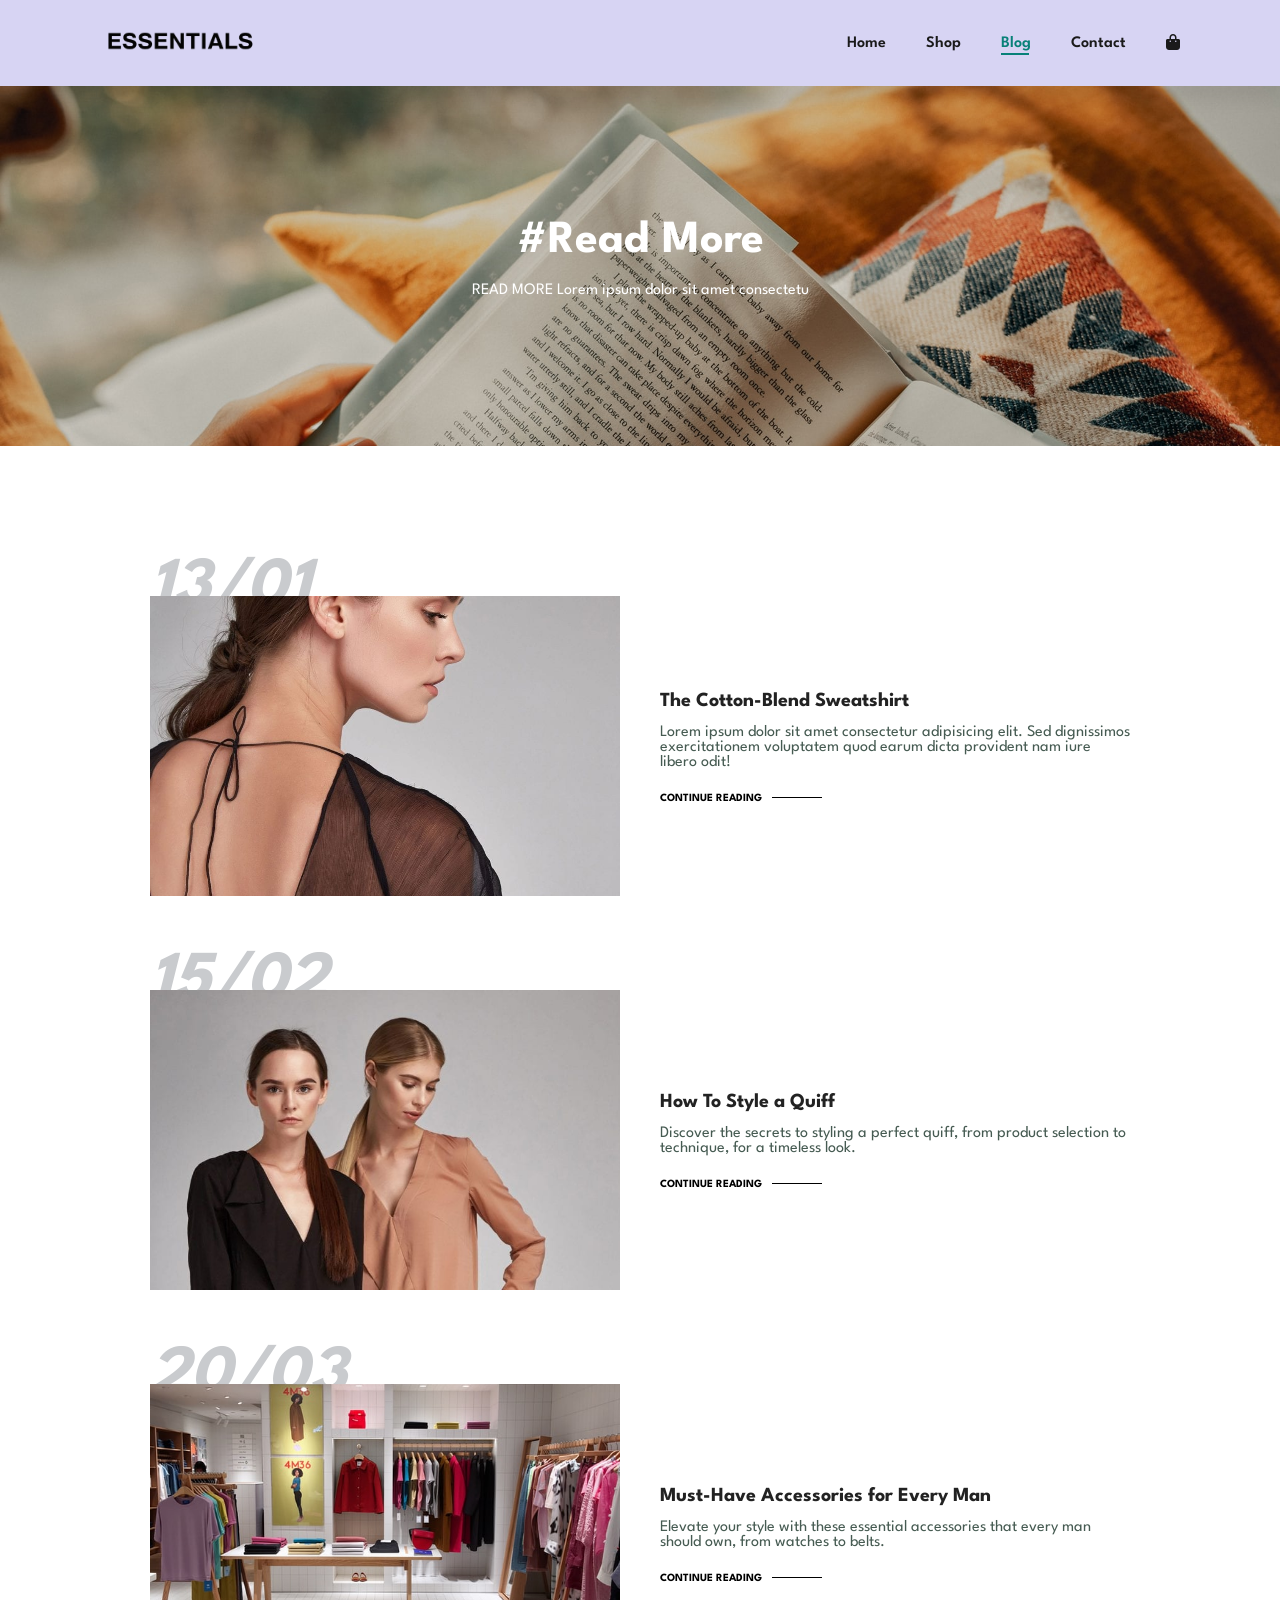
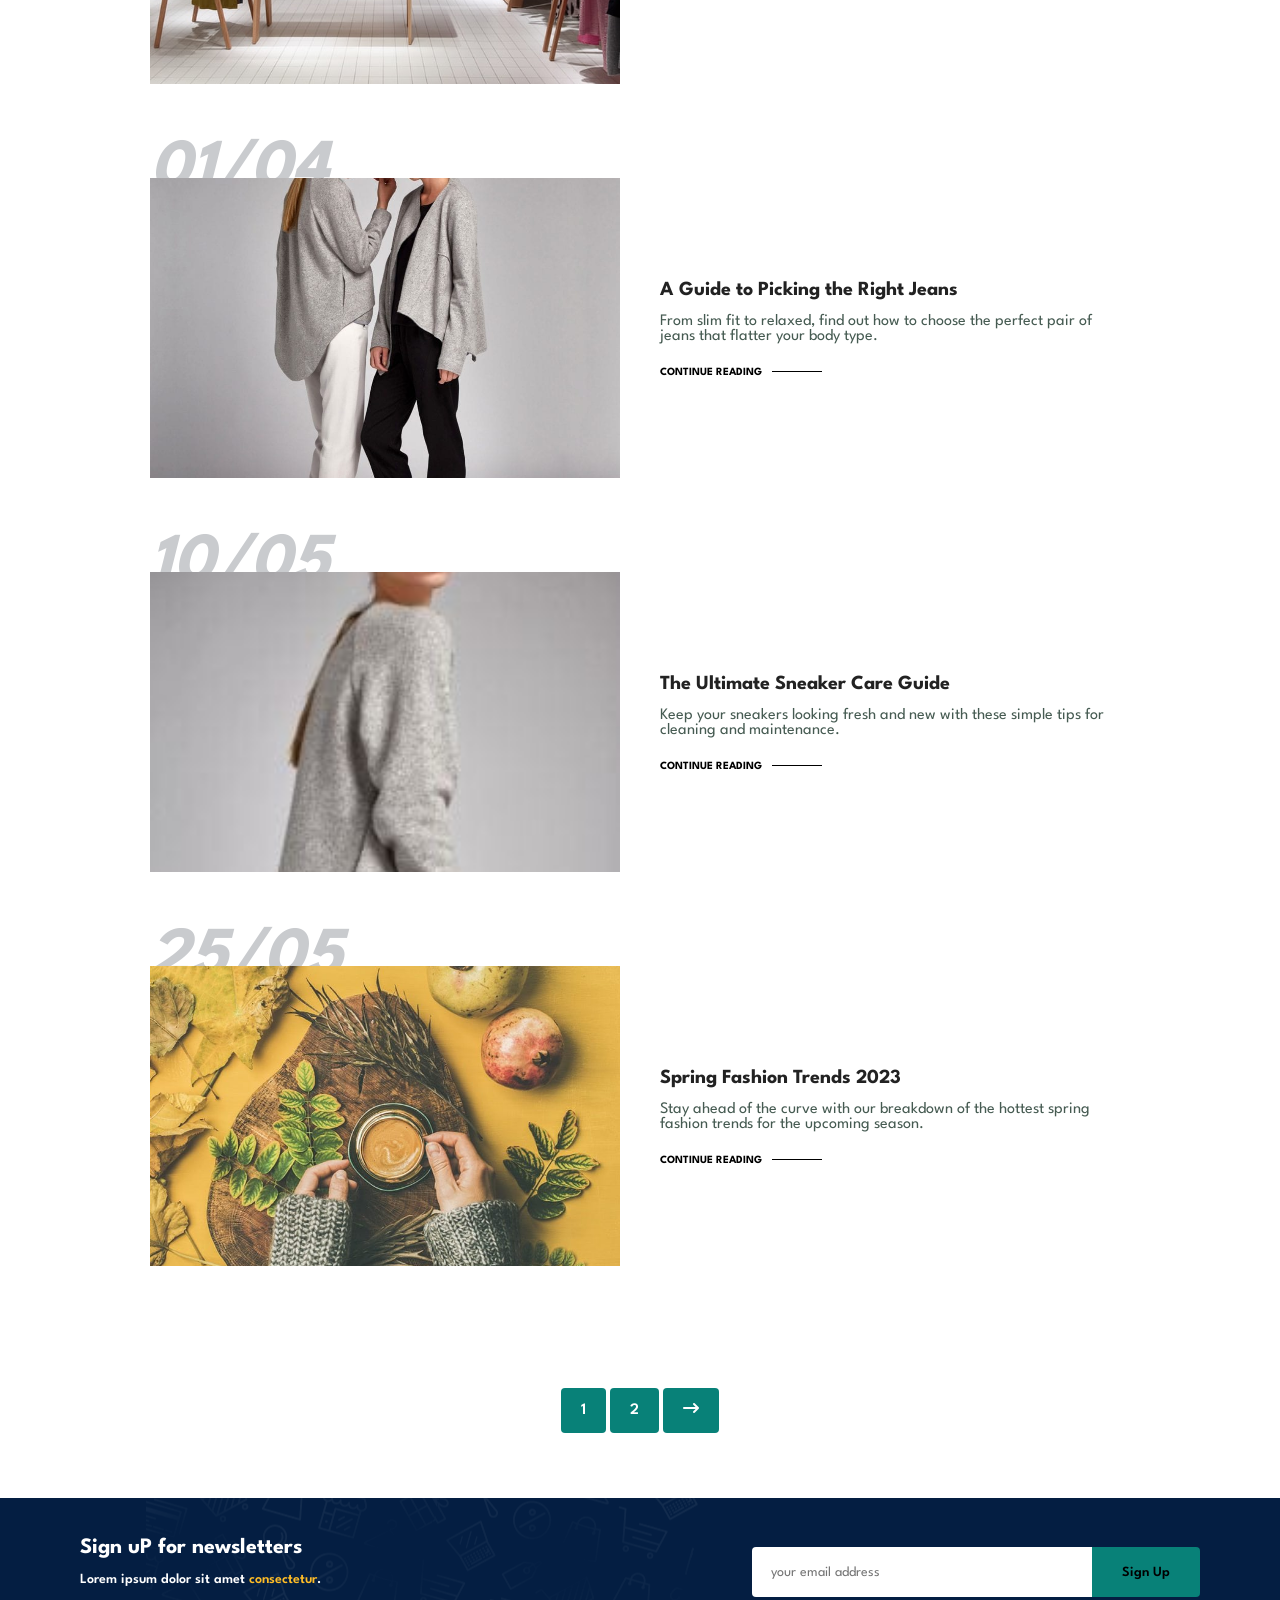
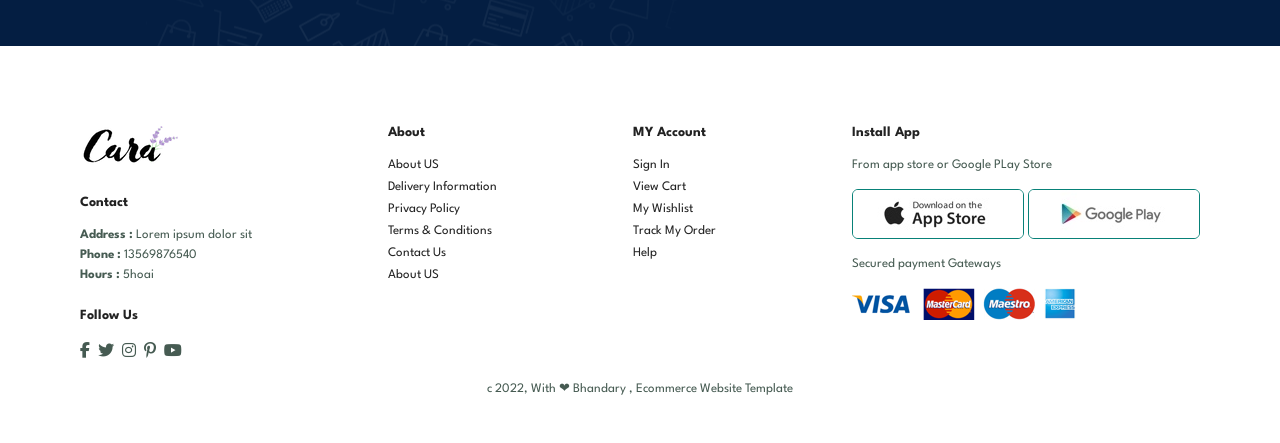
<file: blog.html>
<!DOCTYPE html>
<html lang="en">
<head>
    <meta charset="UTF-8">
    <meta http-equiv="X-UA-Compatible" content="IE=edge">
    <meta name="viewport" content="width=device-width, initial-scale=1.0">
    <title>Blog</title>
    

    <link rel="stylesheet" href="https://cdnjs.cloudflare.com/ajax/libs/font-awesome/6.2.0/css/all.min.css" />
    <link rel="stylesheet" href="style.css">
    <script>
    // Initialize the digitalData object and its main sub-objects
    window.digitalData = window.digitalData || {};
    window.digitalData.page = window.digitalData.page || {};
    window.digitalData.page.pageInfo = window.digitalData.page.pageInfo || {};
    window.digitalData.product = window.digitalData.product || {};
    window.digitalData.transaction = window.digitalData.transaction || {};
    window.digitalData.form = window.digitalData.form || {};
    window.digitalData.event = window.digitalData.event || []; // For custom event tracking
    </script>
    <script>
    window.digitalData.page.pageInfo.pageCategory = 'Blog Page';
    window.digitalData.page.pageInfo.pageName = 'Blog: Article List';
    </script>
    <script src="https://assets.adobedtm.com/236ca7d75265/776e552dcbe0/launch-1c86aed4d59e-development.min.js" async></script>
</head>

<body>
    <section id="header">
        <a href="./index.html"><img src="./Essentials Logo.png" class="logo" alt=""  width="200"></a>

        <div>
            <ul id="navbar">
                <a href="#" id="close"><i class='fa fa-close'></i></a>
                <li><a href="index.html">Home</a></li>
                <li><a href="shop.html">Shop</a></li>
                <li><a class="active" href="blog.html">Blog</a></li>
                <li><a href="contact.html">Contact</a></li>
                <li id="lg-bag"><a href="cart.html"><i class="fa fa-shopping-bag" aria-hidden="true"></i></a></li>
            </ul>
        </div>
        <div id="mobile">
            <a href="cart.html"><i class="fa fa-shopping-bag" aria-hidden="true"></i></a>
            <i id="bar" class="fa fa-bars" aria-hidden="true"></i>      
                 
        </div>
    </section>

    <section id="page-header" class="blog-header">
        <h2>#Read More</h2>
        <p>READ MORE Lorem ipsum dolor sit amet consectetu</p>
        <a href="#" class="to-top">
            <i class="fas fa-chevron-up"></i>
        </a>
    </section>
    <section id="blog" class="section-p1">
        <div id="blog-container">
            </div>
    </section>
   
    <section id="pagination" class="section-p1">
        <a href="#">1</a>
        <a href="#">2</a>
        <a href="#"><i class="fa fa-long-arrow-right" aria-hidden="true"></i></a>
    </section>

    <section id="newsletter" class="section-p1 section-m1">
        <div class="newstext">
            <h4>Sign uP for newsletters</h4>
            <p>Lorem ipsum dolor sit amet <span>consectetur</span>.</p>
        </div>
        <div class="form">
            <input type="text" placeholder="your email address">
            <button class="normal">Sign Up</button>
        </div>
    </section>

   <footer class="section-p1">
    <div class="col">
        <img class="logo" src="img/logo.png" alt="">
        <h4>Contact</h4>
        <p><strong>Address :</strong> Lorem ipsum dolor sit</p>
        <p><strong>Phone :</strong> 13569876540</p>
        <p><strong>Hours :</strong> 5hoai</p>
        <div class="follow">
            <h4>Follow Us</h4>
            <div class="icon">
                <i class="fab fa-facebook-f"></i>
                <i class="fab fa-twitter"></i>
                <i class="fab fa-instagram"></i>
                <i class="fab fa-pinterest-p"></i>
                <i class="fab fa-youtube"></i>
            </div>
        </div>
    </div>

    <div class="col">
        <h4>About</h4>
        <a href="#">About US</a>
        <a href="#">Delivery Information</a>
        <a href="#">Privacy Policy</a>
        <a href="#">Terms & Conditions</a>
        <a href="#">Contact Us</a>
        <a href="#">About US</a>
    </div>

    <div class="col">
        <h4>MY Account</h4>
        <a href="#">Sign In</a>
        <a href="#">View Cart</a>
        <a href="#">My Wishlist</a>
        <a href="#">Track My Order</a>
        <a href="#">Help</a>
    </div>


    <div class="col install">
        <h4>Install App</h4>
        <p>From app store or Google PLay Store</p>
        <div class="row">
            <img src="img/pay/app.jpg" alt="">
            <img src="img/pay/play.jpg" alt="">
        </div>
        <p>Secured payment Gateways</p>
        <img src="img/pay/pay.png" alt="">
    </div>

    <div class="copyright">
        <p>c 2022, With ❤ Bhandary ,  Ecommerce Website Template</p>
    </div>

   </footer>

    <script src="script.js"></script>
</body>
</html>
</file>
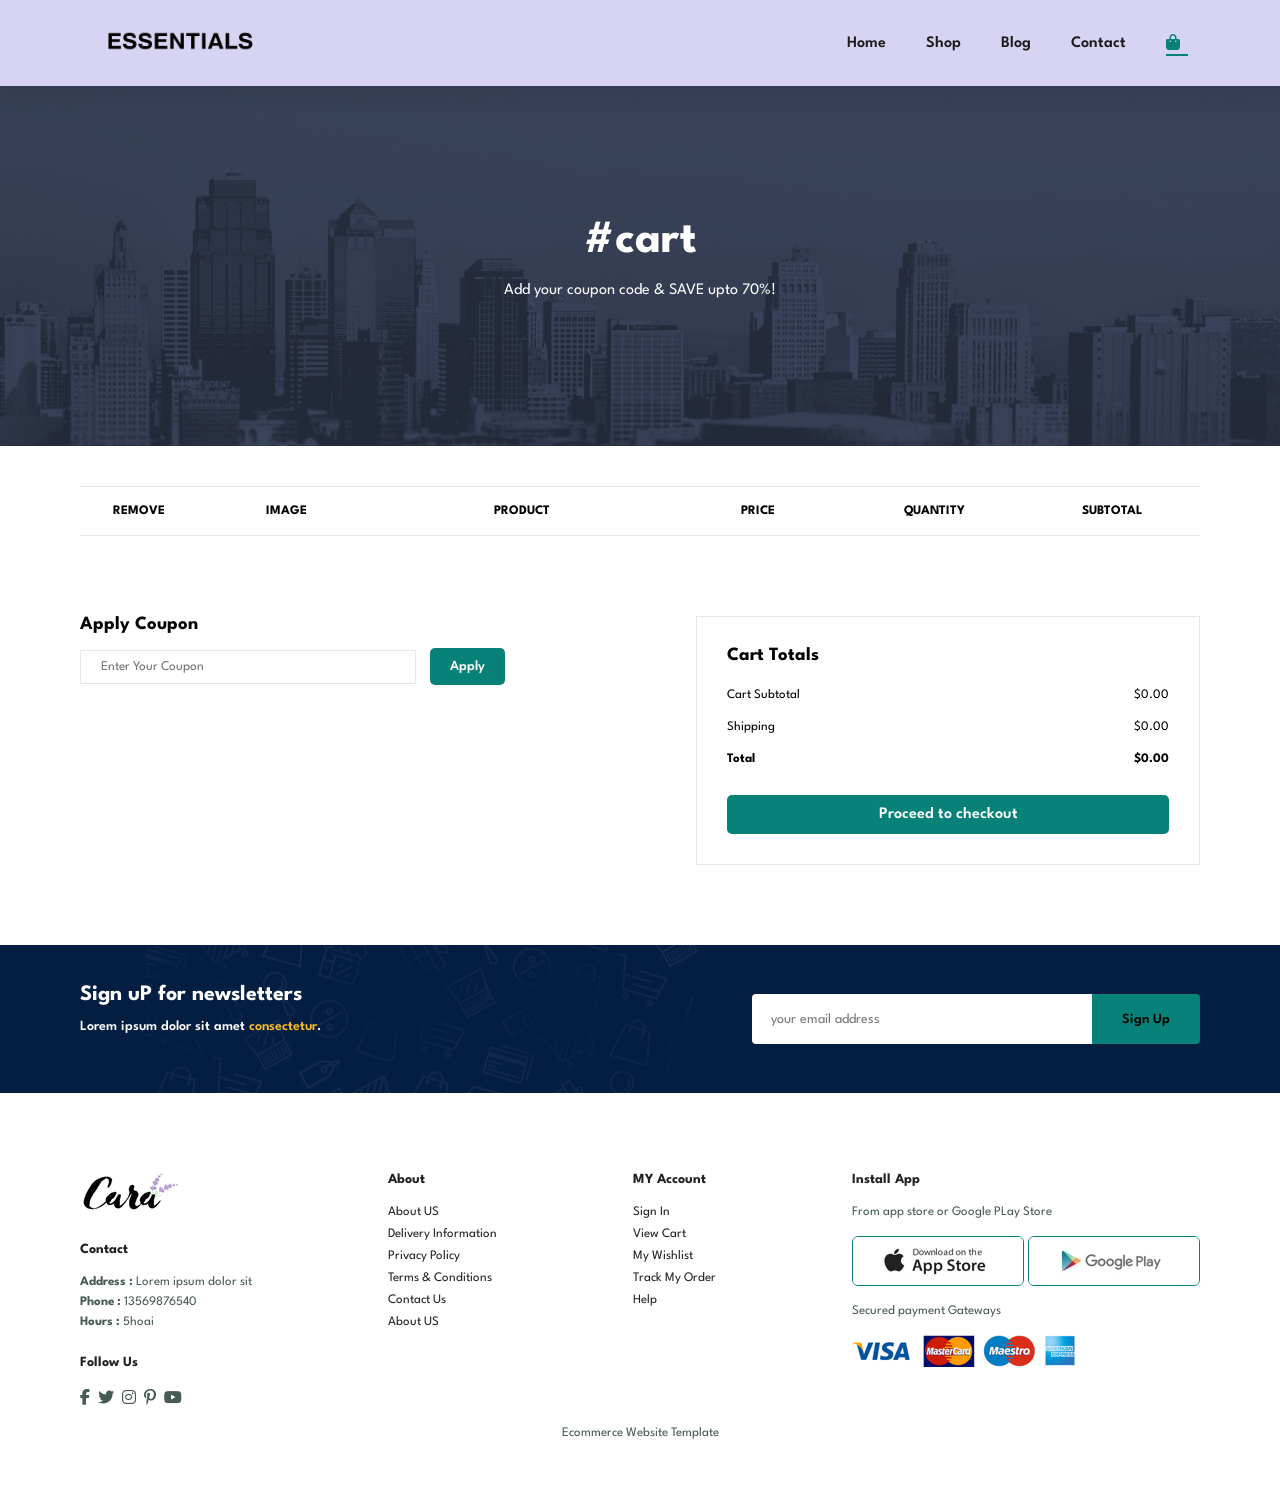
<file: cart.html>
<!DOCTYPE html>
<html lang="en">
<head>
    <meta charset="UTF-8">
    <meta http-equiv="X-UA-Compatible" content="IE=edge">
    <meta name="viewport" content="width=device-width, initial-scale=1.0">
    <title>Your Shopping Cart</title>
    

    <link rel="stylesheet" href="https://cdnjs.cloudflare.com/ajax/libs/font-awesome/6.2.0/css/all.min.css" />
    <link rel="stylesheet" href="style.css">
    <style>
        /* Basic styling for the cart badge in header. Adjust in style.css if needed */
        #lg-bag {
            position: relative;
        }
        #cart-count {
            position: absolute;
            top: -5px; /* Adjust as needed */
            right: -10px; /* Adjust as needed */
            background-color: #088178; /* Your theme color */
            color: white;
            border-radius: 50%;
            padding: 3px 7px;
            font-size: 0.7em;
            line-height: 1; /* Ensures text is centered vertically */
            display: none; /* Hidden by default, shown by JS when items are added */
            min-width: 15px; /* Ensure circular shape for single digits */
            text-align: center;
        }

        /* Cart Page Specific Styles (can be moved to style.css) */
        #cart {
            overflow-x: auto;
            padding: 40px 80px;
        }
        #cart table {
            width: 100%;
            border-collapse: collapse;
            table-layout: fixed;
            white-space: nowrap;
        }
        #cart table img {
            width: 80px;
        }
        #cart table td:nth-child(1) {
            width: 100px;
            text-align: center;
        }
        #cart table td:nth-child(2) {
            width: 150px;
            text-align: center;
        }
        #cart table td:nth-child(3) {
            width: 250px;
            text-align: center;
        }
        #cart table td:nth-child(4),
        #cart table td:nth-child(5),
        #cart table td:nth-child(6) {
            width: 150px;
            text-align: center;
        }
        #cart table thead {
            border: 1px solid #e2e9e1;
            border-left: none;
            border-right: none;
        }
        #cart table thead td {
            font-weight: 700;
            text-transform: uppercase;
            font-size: 13px;
            padding: 18px 0;
        }
        #cart table tbody tr td {
            padding-top: 15px;
            padding-bottom: 15px;
        }
        #cart table tbody td {
            font-size: 13px;
        }
        #cart table tbody .remove-item-btn {
            font-size: 20px;
            color: #d10000;
            cursor: pointer;
            text-decoration: none;
        }
        #cart table tbody input[type="number"] {
            width: 50px;
            padding: 10px 5px;
            border: 1px solid #ccc;
            border-radius: 5px;
            text-align: center;
            outline: none;
        }

        /* Cart totals section */
        #cart-add {
            display: flex;
            justify-content: space-between;
            flex-wrap: wrap;
            padding: 40px 80px;
        }
        #coupon {
            width: 50%;
            margin-bottom: 20px;
        }
        #coupon h3, #subtotal h3 {
            padding-bottom: 15px;
        }
        #coupon input {
            padding: 10px 20px;
            outline: none;
            width: 60%;
            margin-right: 10px;
            border: 1px solid #e2e9e1;
        }
        #coupon button, #subtotal button {
            background-color: #088178;
            color: #fff;
            padding: 12px 20px;
            border: none;
            outline: none;
            border-radius: 5px;
            cursor: pointer;
        }
        #subtotal {
            width: 45%;
            border: 1px solid #e2e9e1;
            padding: 30px;
        }
        #subtotal table {
            border-collapse: collapse;
            width: 100%;
            margin-bottom: 20px;
        }
        #subtotal table td {
            padding: 10px 0;
            font-size: 13px;
        }
        #subtotal table td:last-child {
            text-align: right;
        }
        #subtotal .checkout-btn {
            display: block;
            width: 100%;
            padding: 12px 20px;
            background-color: #088178;
            color: #fff;
            border: none;
            border-radius: 5px;
            cursor: pointer;
            text-align: center;
            text-decoration: none;
            font-size: 16px;
            margin-top: 20px;
        }

        @media (max-width: 1200px) {
            #cart-add {
                flex-direction: column;
                align-items: center;
            }
            #coupon, #subtotal {
                width: 100%;
                margin-top: 20px;
            }
        }
    </style>
    <script>
    // Initialize the digitalData object and its main sub-objects
    window.digitalData = window.digitalData || {};
    window.digitalData.page = window.digitalData.page || {};
    window.digitalData.page.pageInfo = window.digitalData.page.pageInfo || {};
    window.digitalData.product = window.digitalData.product || {};
    window.digitalData.transaction = window.digitalData.transaction || {};
    window.digitalData.form = window.digitalData.form || {};
    window.digitalData.event = window.digitalData.event || []; // For custom event tracking
    </script>
    <script>
    window.digitalData.page.pageInfo.pageCategory = 'Cart Page';
    window.digitalData.page.pageInfo.pageName = 'Shopping Cart';
    </script>
    <script src="https://assets.adobedtm.com/236ca7d75265/776e552dcbe0/launch-1c86aed4d59e-development.min.js" async></script>
</head>

<body id="cart-page"> <section id="header">
        <a href="./index.html"><img src="./Essentials Logo.png" class="logo" alt=""  width="200"></a>

        <div>
            <ul id="navbar">
                <a href="#" id="close"><i class='fa fa-close'></i></a>
                <li><a href="index.html">Home</a></li>
                <li><a href="shop.html">Shop</a></li>
                <li><a href="blog.html">Blog</a></li>
                <li><a href="contact.html">Contact</a></li>
                <li id="lg-bag">
                    <a class="active" href="cart.html"><i class="fa fa-shopping-bag" aria-hidden="true"></i></a>
                    <span id="cart-count">0</span> </li>
            </ul>
        </div>
        <div id="mobile">
            <a href="cart.html"><i class="fa fa-shopping-bag" aria-hidden="true"></i></a>
            <i id="bar" class="fa fa-bars" aria-hidden="true"></i>      
        </div>
    </section>

    <section id="page-header" class="about-header">
        <h2>#cart</h2>
        <p>Add your coupon code & SAVE upto 70%!</p>
    </section>

    <section id="cart" class="section-p1">
        <table width="100%">
            <thead>
                <tr>
                    <td>Remove</td>
                    <td>Image</td>
                    <td>Product</td>
                    <td>Price</td>
                    <td>Quantity</td>
                    <td>Subtotal</td>
                </tr>
            </thead>
            <tbody id="cart-table-body">
                </tbody>
        </table>
    </section>

    <section id="cart-add" class="section-p1">
        <div id="coupon">
            <h3>Apply Coupon</h3>
            <div>
                <input type="text" placeholder="Enter Your Coupon">
                <button class="normal">Apply</button>
            </div>
        </div>

        <div id="subtotal">
            <h3>Cart Totals</h3>
            <table>
                <tr>
                    <td>Cart Subtotal</td>
                    <td id="cart-subtotal">$0.00</td>
                </tr>
                <tr>
                    <td>Shipping</td>
                    <td id="cart-shipping">$0.00</td> </tr>
                <tr>
                    <td><strong>Total</strong></td>
                    <td><strong id="cart-grand-total">$0.00</strong></td>
                </tr>
            </table>
            <button class="normal checkout-btn">Proceed to checkout</button>
        </div>
    </section>

    <section id="newsletter" class="section-p1 section-m1">
        <div class="newstext">
            <h4>Sign uP for newsletters</h4>
            <p>Lorem ipsum dolor sit amet <span>consectetur</span>.</p>
        </div>
        <div class="form">
            <input type="text" placeholder="your email address">
            <button class="normal">Sign Up</button>
        </div>
    </section>

   <footer class="section-p1">
    <div class="col">
        <img class="logo" src="img/logo.png" alt="">
        <h4>Contact</h4>
        <p><strong>Address :</strong> Lorem ipsum dolor sit</p>
        <p><strong>Phone :</strong> 13569876540</p>
        <p><strong>Hours :</strong> 5hoai</p>
        <div class="follow">
            <h4>Follow Us</h4>
            <div class="icon">
                <i class="fab fa-facebook-f"></i>
                <i class="fab fa-twitter"></i>
                <i class="fab fa-instagram"></i>
                <i class="fab fa-pinterest-p"></i>
                <i class="fab fa-youtube"></i>
            </div>
        </div>
    </div>

    <div class="col">
        <h4>About</h4>
        <a href="#">About US</a>
        <a href="#">Delivery Information</a>
        <a href="#">Privacy Policy</a>
        <a href="#">Terms & Conditions</a>
        <a href="#">Contact Us</a>
        <a href="#">About US</a>
    </div>

    <div class="col">
        <h4>MY Account</h4>
        <a href="#">Sign In</a>
        <a href="#">View Cart</a>
        <a href="#">My Wishlist</a>
        <a href="#">Track My Order</a>
        <a href="#">Help</a>
    </div>

    <div class="col install">
        <h4>Install App</h4>
        <p>From app store or Google PLay Store</p>
        <div class="row">
            <img src="img/pay/app.jpg" alt="">
            <img src="img/pay/play.jpg" alt="">
        </div>
        <p>Secured payment Gateways</p>
        <img src="img/pay/pay.png" alt="">
    </div>

    <div class="copyright">
        <p>Ecommerce Website Template</p>
    </div>

   </footer>

    <script src="script.js"></script>
</body>
</html>
</file>
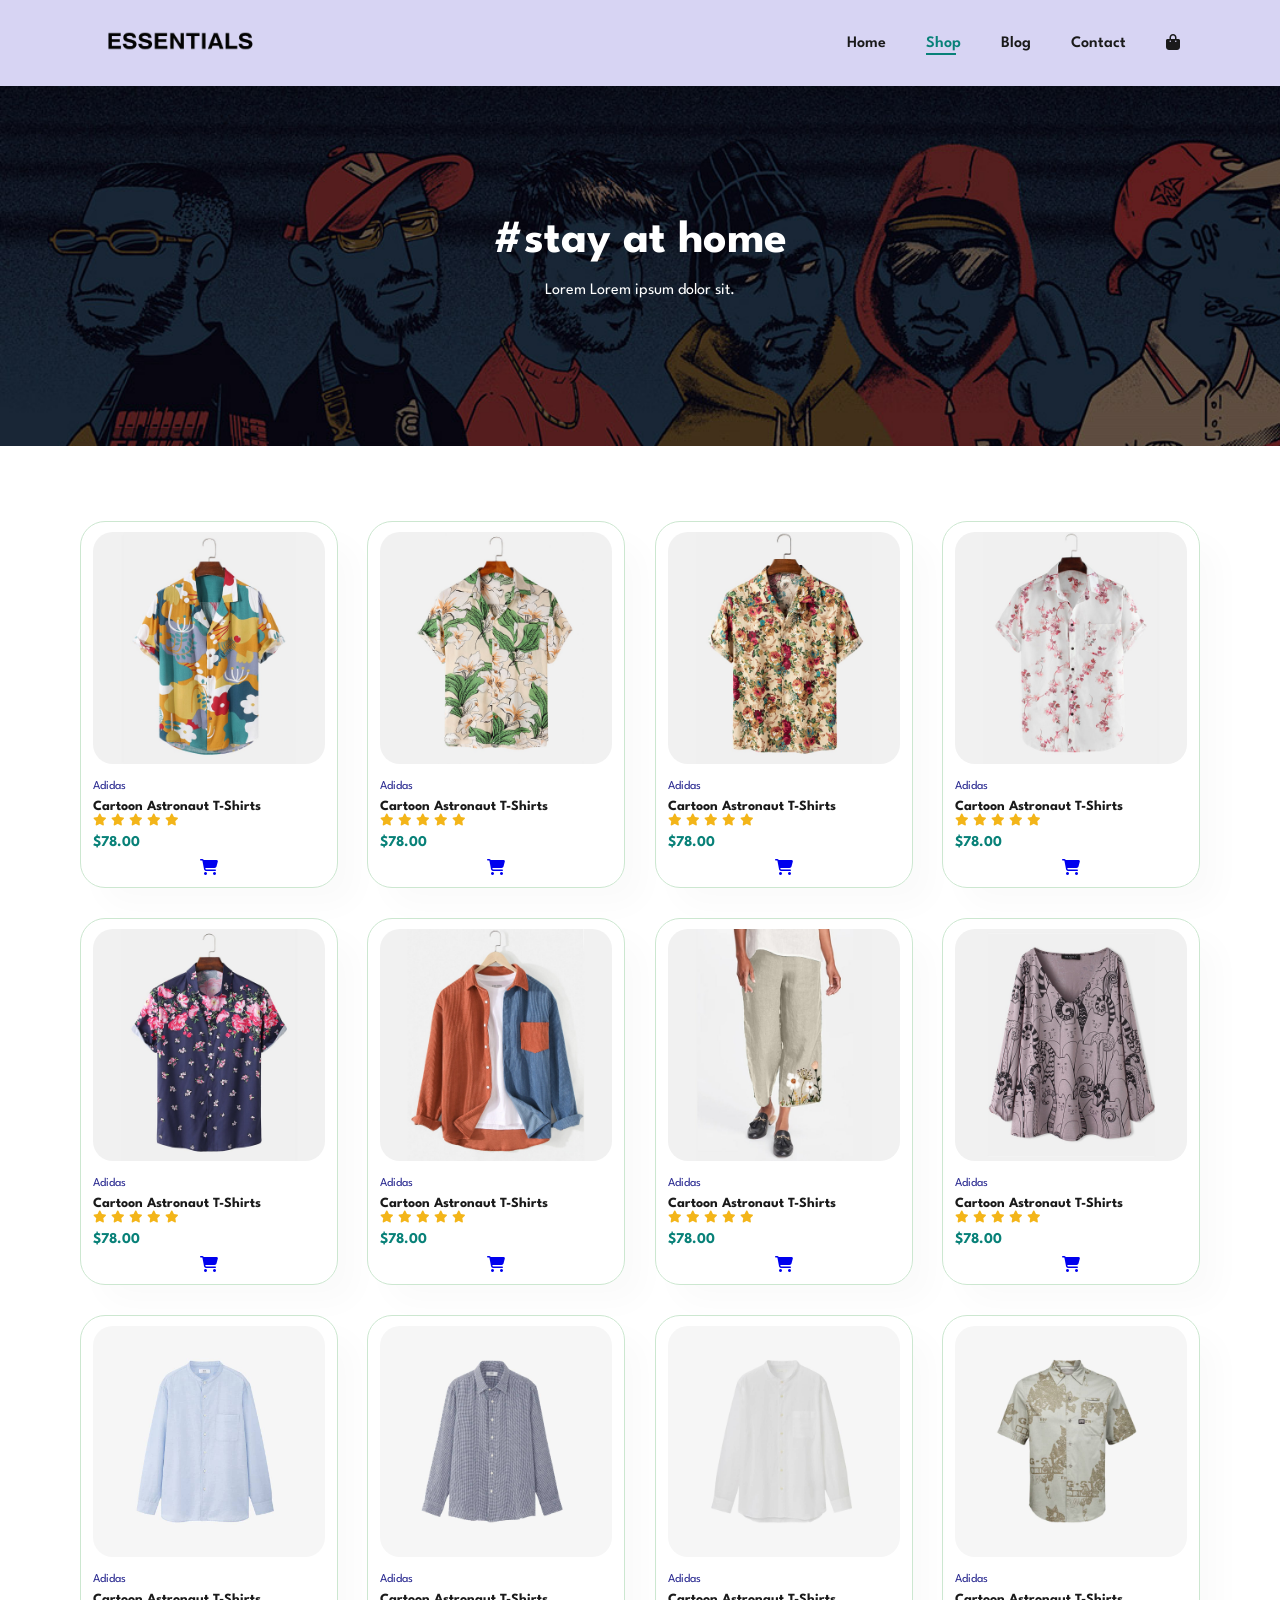
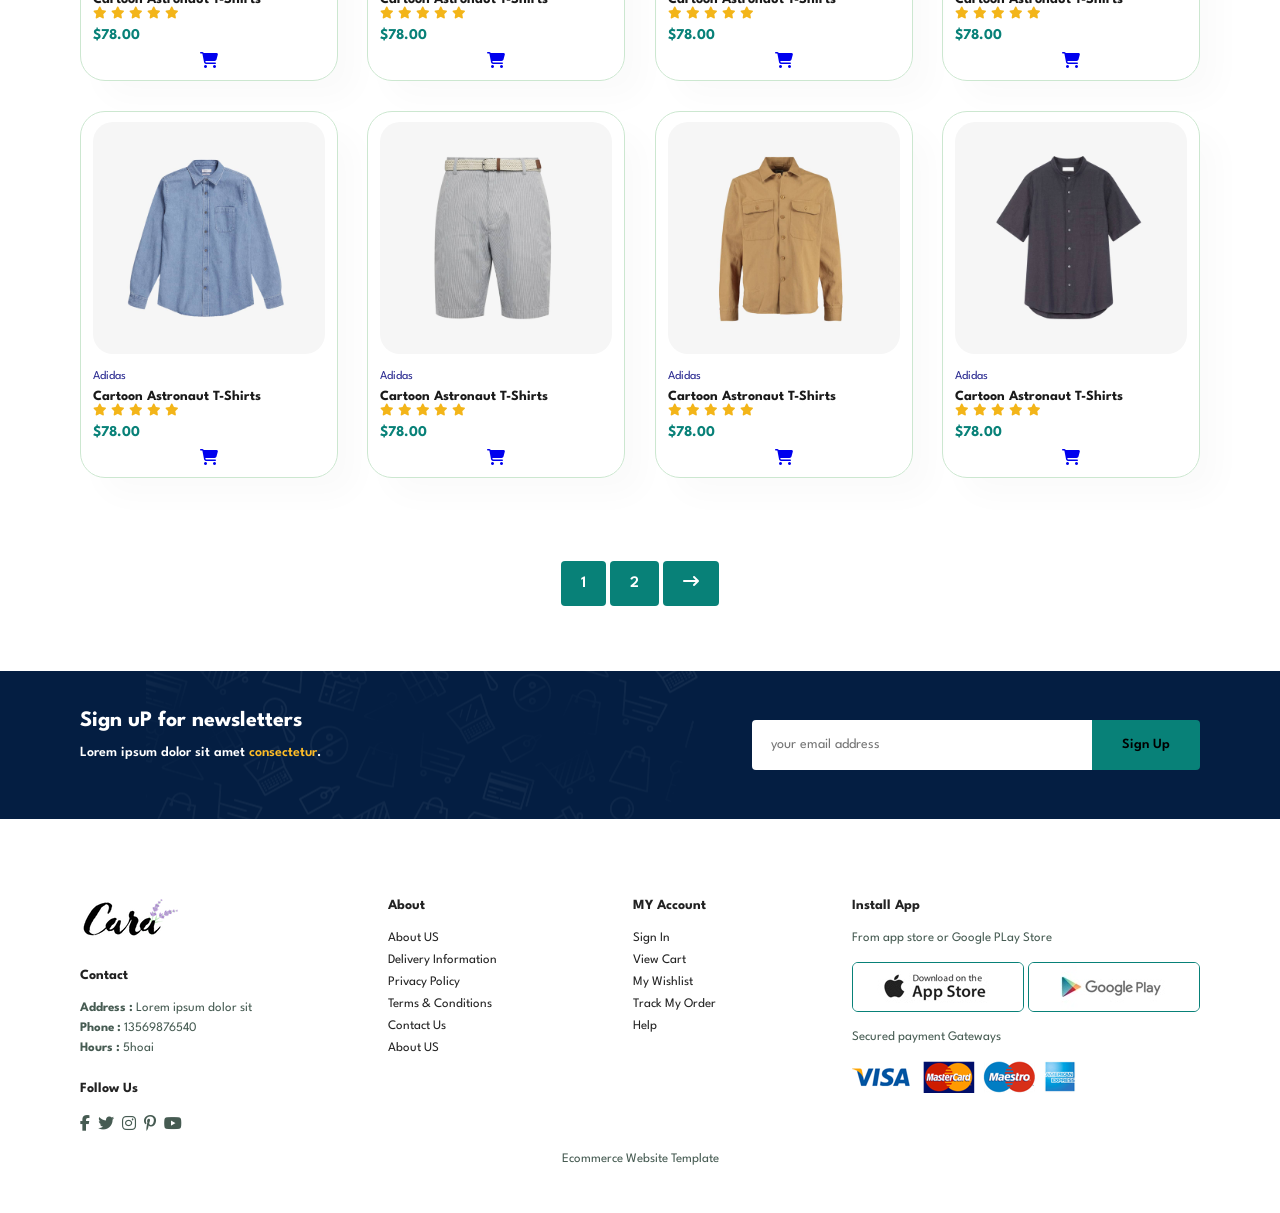
<file: shop.html>
<!DOCTYPE html>
<html lang="en">
<head>
    <meta charset="UTF-8">
    <meta http-equiv="X-UA-Compatible" content="IE=edge">
    <meta name="viewport" content="width=device-width, initial-scale=1.0">
    <title>Shop</title>
    <link rel="stylesheet" href="https://cdnjs.cloudflare.com/ajax/libs/font-awesome/6.2.0/css/all.min.css" />
    <link rel="stylesheet" href="style.css">
    <script>
    // Initialize the digitalData object and its main sub-objects
    window.digitalData = window.digitalData || {};
    window.digitalData.page = window.digitalData.page || {};
    window.digitalData.page.pageInfo = window.digitalData.page.pageInfo || {};
    window.digitalData.product = window.digitalData.product || {};
    window.digitalData.transaction = window.digitalData.transaction || {};
    window.digitalData.form = window.digitalData.form || {};
    window.digitalData.event = window.digitalData.event || []; // For custom event tracking
    </script>
    <script>
    window.digitalData.page.pageInfo.pageCategory = 'Shop Page';
    window.digitalData.page.pageInfo.pageName = 'Shop: All Products';
    </script>
    <script src="https://assets.adobedtm.com/236ca7d75265/776e552dcbe0/launch-1c86aed4d59e-development.min.js" async></script>
</head>
    
<body>
    <section id="header">
        <a href="./index.html"><img src="./Essentials Logo.png" class="logo" alt=""  width="200"></a>

        <div>
            <ul id="navbar">
                <a href="#" id="close"><i class='fa fa-close'></i></a>
                <li><a href="index.html">Home</a></li>
                <li><a class="active"href="shop.html">Shop</a></li>
                <li><a href="blog.html">Blog</a></li>
                <li><a href="contact.html">Contact</a></li>
                <li id="lg-bag"><a href="cart.html"><i class="fa fa-shopping-bag" aria-hidden="true"></i></a></li>
            </ul>
        </div>
        <div id="mobile">
            <a href="cart.html"><i class="fa fa-shopping-bag" aria-hidden="true"></i></a>
            <i id="bar" class="fa fa-bars" aria-hidden="true"></i>      
                 
        </div>
    </section>

    <section id="page-header">
        <h2>#stay at home</h2>
        <p>Lorem Lorem ipsum dolor sit.</p>
        <a href="#" class="to-top">
            <i class="fas fa-chevron-up"></i>
        </a>
    </section>

    <section id="product1" class="section-p1">
        <div class="pro-container" id="shop-product-container">
            </div>

    </section>

    <section id="pagination" class="section-p1">
        <a href="#">1</a>
        <a href="#">2</a>
        <a href="#"><i class="fa fa-long-arrow-right" aria-hidden="true"></i></a>
    </section>


    <section id="newsletter" class="section-p1 section-m1">
        <div class="newstext">
            <h4>Sign uP for newsletters</h4>
            <p>Lorem ipsum dolor sit amet <span>consectetur</span>.</p>
        </div>
        <div class="form">
            <input type="text" placeholder="your email address">
            <button class="normal">Sign Up</button>
        </div>
    </section>

   <footer class="section-p1">
    <div class="col">
        <img class="logo" src="img/logo.png" alt="">
        <h4>Contact</h4>
        <p><strong>Address :</strong> Lorem ipsum dolor sit</p>
        <p><strong>Phone :</strong> 13569876540</p>
        <p><strong>Hours :</strong> 5hoai</p>
        <div class="follow">
            <h4>Follow Us</h4>
            <div class="icon">
                <i class="fab fa-facebook-f"></i>
                <i class="fab fa-twitter"></i>
                <i class="fab fa-instagram"></i>
                <i class="fab fa-pinterest-p"></i>
                <i class="fab fa-youtube"></i>
            </div>
        </div>
    </div>

    <div class="col">
        <h4>About</h4>
        <a href="#">About US</a>
        <a href="#">Delivery Information</a>
        <a href="#">Privacy Policy</a>
        <a href="#">Terms & Conditions</a>
        <a href="#">Contact Us</a>
        <a href="#">About US</a>
    </div>

    <div class="col">
        <h4>MY Account</h4>
        <a href="#">Sign In</a>
        <a href="#">View Cart</a>
        <a href="#">My Wishlist</a>
        <a href="#">Track My Order</a>
        <a href="#">Help</a>
    </div>


    <div class="col install">
        <h4>Install App</h4>
        <p>From app store or Google PLay Store</p>
        <div class="row">
            <img src="img/pay/app.jpg" alt="">
            <img src="img/pay/play.jpg" alt="">
        </div>
        <p>Secured payment Gateways</p>
        <img src="img/pay/pay.png" alt="">
    </div>

    <div class="copyright">
        <p>Ecommerce Website Template</p>
    </div>

   </footer>

    <script src="script.js"></script>
</body>
</html>
</file>
<file: style.css>
@import url("https://fonts.googleapis.com/css2?family=Spartan:wght@100;200;300;400;500;600;700;800;900&display=swap");
* {
  margin: 0;
  padding: 0;
  box-sizing: border-box;
  font-family: "Spartan", sans-serif;
}

html {
  scroll-behavior: smooth;
}

h1 {
  font-size: 50px;
  line-height: 64px;
  color: #222;
}

h2 {
  font-size: 46px;
  line-height: 54px;
  color: #222;
}

h4 {
  font-size: 20px;
  color: #222;
}

h6 {
  font-weight: 700;
  font-size: 12px;
}

p {
  font-size: 16px;
  color: #465b52;
  margin: 15px 0 20px 0;
}

.section-p1 {
  padding: 40px 80px;
}

.section-m1 {
  margin: 40px 0;
}

button.normal {
  font-size: 14px;
  font-weight: 600;
  padding: 15px 30px;
  color: #000;
  background-color: #fff;
  border-radius: 4px;
  cursor: pointer;
  border: none;
  outline: none;
  transition: 0.2s;
}

button.white {
  font-size: 13px;
  font-weight: 600;
  padding: 11px 18px;
  color: #ffff;
  background-color: transparent;
  cursor: pointer;
  border: 1px solid #fff;
  outline: none;
  transition: 0.2s;
}

body {
  width: 100%;
}

/* Header Start*/

#header {
  display: flex;
  align-items: center;
  justify-content: space-between;
  padding: 20px 80px;
  background: #d7d4f3;
  box-shadow: 0 15px 15px rgba(0, 0, 0, 0.06);
  z-index: 999;
  position: sticky;
  top: 0;
  left: 0;
}

#navbar {
  display: flex;
  align-items: center;
  justify-content: center;
}

#navbar li {
  list-style: none;
  padding: 0 20px;
  position: relative;
}
#navbar li a {
  text-decoration: none;
  font-size: 16px;
  font-weight: 600;
  color: #1a1a1a;
  transition: 0.3s ease;
}

#navbar li a:hover,
#navbar li a.active {
  color: #088178;
}

#navbar li a.active::after,
#navbar li a:hover::after {
  content: "";
  width: 40%;
  height: 2px;
  background-color: #088178;
  position: absolute;
  bottom: -4px;
  left: 20px;
}

#mobile {
  display: none;
  align-items: center;
}

#close {
  display: none;
}

/* Home Page*/

/* Add these styles to your style.css file */

#hero-video {
    position: relative; /* Allows child elements to be positioned relative to this section */
    width: 100%;
    height: 100vh; /* Make it full viewport height */
    overflow: hidden; /* Hide any overflow from the video */
    display: flex; /* Use flexbox to center content */
    align-items: center; /* Center content vertically */
    justify-content: center; /* Center content horizontally */
    text-align: center; /* Center text within the content div */
    color: #fff; /* Example: text color over video */
}

#banner-video {
    position: absolute;
    top: 0;
    left: 0;
    width: 100%;
    height: 100%;
    object-fit: cover; /* This is key: scales the video to cover the entire container */
    z-index: -1; /* Puts the video behind the content */
}

.hero-content {
    position: relative; /* Ensure content is on top of the video */
    z-index: 1; /* Bring content forward */
    /* Add padding if needed to prevent content from touching edges on smaller screens */
    padding: 20px; 
}

/* You will likely need to adjust existing styles for h1, h2, h4, p, button, .to-top 
   that were previously applied to #hero to now apply to .hero-content or its children.
   For example, if #hero h2 had specific styles, you might need to change it to .hero-content h2.
*/

/* Example adjustments for text if needed for visibility over video */
#hero-video h4 {
    color: #fff; /* Ensure text is visible over the video */
    font-size: 20px; /* Example adjustment */
}

#hero-video h2 {
    color: #fff;
    font-size: 45px; /* Example adjustment */
}

#hero-video h1 {
    color: #088178; /* Example specific color for H1 */
    font-size: 50px; /* Example adjustment */
}

#hero-video p {
    color: #fff;
    font-size: 18px;
}

#hero-video button {
    /* Ensure your button styles are appropriate for the video background */
    background-color: #088178; /* Example background for the button */
    color: #fff;
    border: none;
    padding: 15px 30px;
    font-size: 16px;
    cursor: pointer;
}

/* Also adjust for the 'to-top' link if its position was relative to #hero */
#hero-video .to-top {
    position: absolute; /* Or relative, depending on desired behavior */
    bottom: 20px; /* Example positioning */
    right: 20px;
    z-index: 2; /* Ensure it's above other content if needed */
    color: #fff; /* Make sure it's visible */
}

/* Consider adding a transparent overlay to the video to improve text readability */
#hero-video::before {
    content: '';
    position: absolute;
    top: 0;
    left: 0;
    width: 100%;
    height: 100%;
    background: rgba(0, 0, 0, 0.4); /* Darkens the video slightly */
    z-index: 0; /* Between video and content */
}

#hero {
  background-image: url("img/hero4.png");
  height: 90vh;
  width: 100%;
  background-size: cover;
  background-position: top 25% right 0;
  padding: 0 80px;
  display: flex;
  flex-direction: column;
  align-items: flex-start;
  justify-content: center;
}

#hero h4 {
  padding-bottom: 15px;
}

#hero h1 {
  color: #088178;
}

#hero button {
  background-image: url("img/button.png");
  background-color: transparent;
  color: #088178;
  border: 0;
  padding: 14px 80px 14px 65px;
  background-repeat: no-repeat;
  cursor: pointer;
  font-weight: 700;
  font-size: 15px;
}

.to-top {
  background: rgb(219, 45, 45);
  position: fixed;
  bottom: 16px;
  right: 29px;
  width: 50px;
  height: 50px;
  border-radius: 50%;
  display: flex;
  align-items: center;
  justify-content: center;
  align-items: center;
  font-size: 32px;
  color: #1f1f1f;
  text-decoration: none;
  opacity: 0;
  pointer-events: none;
  transition: all 0.4s;
}

.to-top.active {
  bottom: 32px;
  pointer-events: auto;
  opacity: 1;
}

.to-top--title {
  width: inherit;
  font-weight: bolder;
  font-size: 0.6rem;
  text-align: center;
  color: inherit;
  margin: auto;
}

.to-top--title:hover {
  transform: scale(1.1);
}

#feature {
  display: flex;
  align-items: center;
  justify-content: space-between;
  flex-wrap: wrap;
}

#feature .fe-box {
  width: 180px;
  text-align: center;
  padding: 25px 15px;
  box-shadow: 20px 20px 34px rgba(0, 0, 0, 0.03);
  border: 1px solid #cce7d0;
  border-radius: 4px;
  margin: 15px 0;
}

#feature .fe-box:hover {
  box-shadow: 10px 10px 54px rgba(70, 62, 221, 0.1);
}
#feature .fe-box img {
  width: 100%;
  margin-bottom: 10px;
}

#feature .fe-box h6 {
  display: inline-block;
  padding: 9px 8px 6px 8px;
  line-height: 1;
  border-radius: 4px;
  color: #fff;
  background-color: #79b5bd;
}

#feature .fe-box:nth-child(2) h6 {
  background-color: #a76186;
}

#feature .fe-box:nth-child(3) h6 {
  background-color: #98b46b;
}

#feature .fe-box:nth-child(4) h6 {
  background-color:  #7db0d3;
}

#feature .fe-box:nth-child(5) h6 {
  background-color: #a697be;
}

#feature .fe-box:nth-child(6) h6 {
  background-color: #d4a187;
}

#product1 {
  text-align: center;
}

#product1 .pro-container {
  display: flex;
  justify-content: space-between;
  padding-top: 20px;
  flex-wrap: wrap;
}

#product1 .pro {
  width: 23%;
  min-width: 250px;
  padding: 10px 12px;
  border: 1px solid #cce7d0;
  border-radius: 25px;
  cursor: pointer;
  box-shadow: 20px 20px 30px rgba(0, 0, 0, 0.02);
  margin: 15px 0;
  transition: 0.2s ease;
  position: relative;
}

#product1 .pro:hover {
  width: 23%;
  min-width: 250px;
  padding: 10px 12px;
  border: 1px solid #cce7d0;
  border-radius: 25px;
  cursor: pointer;
  margin: 15px 0;
  transition: 0.2s ease;
  box-shadow: 20px 20px 30px rgba(0, 0, 0, 0.06);
}

#product1 .pro img {
  width: 100%;
  border-radius: 20px;
}

#product1 .pro .des {
  text-align: start;
  padding: 10px 0;
}

#product1 .pro .des span {
  color: #27278f;
  font-size: 12px;
}

#product1 .pro .des h5 {
  padding-top: 7px;
  color: #1a1a1a;
  font-size: 14px;
}

#product1 .pro .des i {
  font-size: 12px;
  color: rgb(243, 181, 25);
}

#product1 .pro .des h4 {
  padding-top: 7px;
  font-size: 15px;
  font-weight: 700;
  color: #088178;
}

#product1 .pro .cart {
  width: 40px;
  height: 40px;
  line-height: 40px;
  border-radius: 50px;
  background-color: e8f6ea;
  font-weight: 500;
  color: #088178;
  border: 1px solid #cce7d0;
  position: absolute;
  bottom: 20px;
  right: 10px;
}

#banner {
  display: flex;
  flex-direction: column;
  justify-content: center;
  align-items: center;
  text-align: center;
  background-image: url(img/banner/b2.jpg);
  width: 100%;
  height: 40vh;
  background-size: cover;
  background-position: center;
}

#banner h4 {
  color: #fff;
  font-size: 16px;
}

#banner h2 {
  color: #fff;
  font-size: 30px;
  padding: 10px 0;
}

#banner h2 span {
  color: red;
}

#banner button:hover {
  background-color: #088178;
  color: #fff;
}

#sm-banner {
  display: flex;
  justify-content: space-between;
  flex-wrap: wrap;
}
#sm-banner .banner-box {
  display: flex;
  flex-direction: column;
  justify-content: center;
  align-items: flex-start;
  background-image: url(img/banner/b17.jpg);
  min-width: 600px;
  height: 50vh;
  background-size: cover;
  background-position: center;
  padding: 30px;
  position: relative;
}

#sm-banner .banner-box2 {
  background-image: url(img/banner/b10.jpg);
}

#sm-banner h4 {
  color: #fff;
  font-size: 20px;
  font-weight: 300;
}

#sm-banner h2 {
  color: #fff;
  font-size: 28px;
  font-weight: 800;
}

#sm-banner span {
  color: #fff;
  font-size: 14px;
  font-weight: 500;
  padding-bottom: 15px;
}

#sm-banner .banner-box:hover button {
  background-color: #088178;
  border: 1px solid #088178;
}

#banner3 {
  display: flex;
  justify-content: space-between;
  flex-wrap: wrap;
  padding: 0 80px;
}

#banner3 .banner-box {
  display: flex;
  flex-direction: column;
  justify-content: center;
  align-items: flex-start;
  background-image: url(img/banner/b7.jpg);
  min-width: 30%;
  height: 30vh;
  background-size: cover;
  background-position: center;
  padding: 20px;
  margin-bottom: 20px;
}

#banner3 .banner-box2 {
  background-image: url(img/banner/b4.jpg);
}

#banner3 .banner-box3 {
  background-image: url(img/banner/b18.jpg);
}

#banner3 h2 {
  color: #fff;
  font-weight: 900;
  font-size: 22px;
}

#banner3 h3 {
  color: #ec544e;
  font-weight: 800;
  font-size: 15px;
}

#newsletter {
  display: flex;
  justify-content: space-between;
  flex-wrap: wrap;
  align-items: center;
  background-image: url("img/banner/b14.png");
  background-repeat: no-repeat;
  background-position: 20% 30%;
  background-color: #041e42;
}

#newsletter h4 {
  font-size: 22px;
  font-weight: 700;
  color: #fff;
}

#newsletter p {
  font-size: 14px;
  font-weight: 600;
  color: #fff;
}

#newsletter p span {
  color: #ffbd27;
}
#newsletter .form {
  display: flex;
  width: 40%;
}

#newsletter input {
  height: 3.125rem;
  padding: 0 1.25em;
  font-size: 14px;
  width: 100%;
  border: 1px solid transparent;
  border-radius: 4px;
  outline: none;
  border-top-right-radius: 0;
  border-bottom-right-radius: 0;
}

#newsletter button {
  background-color: #088178;
  color: #000;
  white-space: nowrap;
  border-top-left-radius: 0;
  border-bottom-left-radius: 0;
}

footer {
  display: flex;
  flex-wrap: wrap;
  justify-content: space-between;
}

footer .col {
  display: flex;
  flex-direction: column;
  align-items: flex-start;
  margin-bottom: 20px;
}

footer .logo {
  margin-bottom: 30px;
}

footer h4 {
  font-size: 14px;
  padding-bottom: 20px;
}

footer p {
  font-size: 13px;
  margin: 0 0 8px 0;
  /* border: 4px solid blue; */
}

footer a {
  font-size: 13px;
  text-decoration: none;
  color: #222;
  margin-bottom: 10px;
}

footer p .fa {
  /* margin-top: 12px; */
  /* border: 2px solid red; */
  font-size: 1.1rem;
  align-self: flex-start;
  color: #088178;
  margin-right: 10px;
  margin: 5px;
}

footer .follow {
  margin-top: 20px;
}

footer .follow i {
  color: #465b52;
  padding-right: 4px;
  cursor: pointer;
}

footer .install .row img {
  border: 1px solid #088178;
  border-radius: 6px;
  cursor: pointer;
}

footer .install img {
  margin: 10px 0 15px 0;
  cursor: pointer;
}

footer .follow i:hover,
footer a:hover {
  color: #088178;
}

footer .copyright {
  width: 100%;
  text-align: center;
}

/* Shop Page*/
#page-header {
  background-image: url(img/banner/b1.jpg);
  width: 100%;
  height: 40vh;
  background-size: cover;
  display: flex;
  text-align: center;
  justify-content: center;
  flex-direction: column;
  padding: 14px;
}

#page-header h2,
#page-header p {
  color: #fff;
}

#pagination {
  text-align: center;
}

#pagination a {
  text-decoration: none;
  background-color: #088178;
  padding: 15px 20px;
  border-radius: 4px;
  color: #fff;
  font-weight: 600;
}

#pagination a i {
  font-size: 16px;
  font-weight: 600;
}

/* Single Product*/

#prodetails {
  display: flex;
  margin-top: 20px;
}
#prodetails .single-pro-details {
  width: 50%;
  padding-top: 30px;
}

#prodetails .single-pro-details h4 {
  padding: 40px 0 20px 0;
}

#prodetails .single-pro-details h2 {
  font-size: 20px;
}
#prodetails .single-pro-details select {
  display: block;
  padding: 5px 10px;
  margin-bottom: 10px;
}

#prodetails .single-pro-details input {
  width: 50px;
  height: 47px;
  padding-left: 10px;
  font-size: 16px;
  margin-right: 10px;
}

#prodetails .single-pro-details button {
  background-color: #088178;
  color: #fff;
}

#prodetails .single-pro-details input:focus {
  outline: none;
}

#prodetails .single-pro-details span {
  line-height: 25px;
}

#prodetails .single-pro-image {
  width: 40%;
  margin-right: 50px;
}

.small-img-group {
  display: flex;
  justify-content: space-between;
}

.small-img-col {
  flex-basis: 24%;
  cursor: pointer;
}

/* Blog page*/

#page-header.blog-header {
  background-image: url(img/banner/b19.jpg);
}

#blog {
  padding: 150px 150px 0 150px;
}

#blog .blog-box {
  display: flex;
  align-items: center;
  width: 100%;
  position: relative;
  padding-bottom: 90px;
}

#blog .blog-img {
  width: 50%;
  margin-right: 40px;
}

#blog img {
  width: 100%;
  height: 300px;
  object-fit: cover;
}

#blog .blog-details {
  width: 50%;
}

#blog .blog-details a {
  text-decoration: none;
  font-size: 11px;
  color: #000;
  font-weight: 700;
  position: relative;
  transition: 0.3s;
}

#blog .blog-details a::after {
  content: "";
  height: 1px;
  width: 50px;
  background-color: #000;
  position: absolute;
  top: 4px;
  right: -60px;
}

#blog .blog-details a:hover {
  color: #088178;
}

#blog .blog-details a:hover::after {
  background-color: #088178;
}

#blog .blog-box h1 {
  position: absolute;
  font-style: italic;
  top: -40px;
  left: 0;
  font-size: 70px;
  font-weight: 700;
  color: #c9cbce;
  z-index: -1;
}

/* About Page*/
#page-header.about-header {
  background-image: url("img/about/banner.png");
}

#about-head {
  display: flex;
  align-items: center;
}
#about-head div {
  padding-left: 40px;
}
#about-head img {
  width: 50%;
  height: auto;
}

#about-app {
  text-align: center;
}

#about-app .video {
  width: 70%;
  height: 100%;
  margin: 30px auto 0 auto;
}

#about-app .video video {
  width: 100%;
  height: 100%;
  border-radius: 20px;
}

/* Contact Page*/

#contact-details {
  display: flex;
  align-items: center;
  justify-content: space-between;
}

#contact-details .details {
  width: 40%;
}

#contact-details .details span,
#form-details form span {
  font-size: 12px;
}

#contact-details .details h2,
#form-details form h2 {
  font-size: 26px;
  line-height: 35px;
  padding: 20px 0;
}

#contact-details .details h3 {
  font-size: 16px;
  padding-bottom: 15px;
}

#contact-details .details li {
  list-style: none;
  display: flex;
  padding: 10px 0;
}

#contact-details .details li i {
  font-size: 14px;
  padding-right: 22px;
}

#contact-details .details li p {
  margin: 0;
  font-size: 14px;
}

#contact-details .map {
  width: 55%;
  height: 400px;
}

#contact-details .map iframe {
  width: 100%;
  height: 100%;
}

#form-details {
  width: 80%;
  margin: 30px auto;
  display: flex;
  justify-content: space-evenly;
  /* margin: 30px 0; */
  padding: 30px 20px;
  border: 1px solid #e1e1e1;
  border-radius: 20px;
}

#form-details form {
  width: 65%;
  /* padding: 0 10px; */
  display: flex;
  flex-direction: column;
  align-items: flex-start;
  /* border: 3px solid red; */
}

#form-details form input,
#form-details form textarea {
  width: 100%;
  padding: 15px;
  outline: none;
  margin-bottom: 20px;
  border: 1px solid #e1e1e1;
}

#form-details form button {
  background-color: #088178;
  color: #fff;
}
#form-details .people {
  /* border: 2px solid blue; */
  display: flex;
  flex-direction: column;
  /* justify-content: space-between; */
}

#form-details .people div {
  /* height: 45%; */
  padding: 0 5px;
  display: flex;
  align-items: center;
  /* border: 3px solid red; */
  flex: 1;
}
#form-details .people div:first-child,
#form-details .people div:nth-child(2) {
  border-bottom: 1px solid #e1e1e1;
}

#form-details .people div img {
  width: 65px;
  height: 65px;
  object-fit: cover;
  margin-right: 15px;
}

#form-details .people div p {
  margin: 0;
  font-size: 13px;
  line-height: 25px;
}

#form-details .people div p span {
  display: block;
  font-size: 16px;
  font-weight: 600;
  color: #000;
}

/* Cart Page (cart items details)*/
.small-container {
  padding: 50px 30px;
  width: 80%;
  margin: auto;
  /* border: 2px solid red; */
}
table {
  width: 100%;
  border-collapse: collapse;
  /* border: 3px solid blue; */
}
.cart-info {
  display: flex;
  flex-wrap: wrap;
  /* border: 3px solid green; */
}
th {
  text-align: left;
  padding: 10px 5px;
  color: #fff;
  background-color: rgb(6, 85, 103);
  font-weight: normal;
  /* border: 3px solid red; */
}
td {
  padding: 10px 5px;
  /* border: 2px solid black; */
}
td input {
  width: 50px;
  height: 30px;
  padding: 5px;
  /* padding: 8px 3px 8px 7px; */
}
td a {
  color: rgb(6, 85, 103);
  font-size: 12px;
  text-decoration: none;
}
td img {
  width: 120px;
  height: 120px;
  /* width: 100%; */
  display: inline-block;
  margin-right: 10px;
}
.total-price {
  display: flex;
  justify-content: flex-end;
  /* border: 2px solid blue; */
}
.total-price table {
  border-top: 3px solid rgb(6, 85, 103);
  width: 100%;
  max-width: 400px;
  /* border: 2px solid red; */
}
td:last-child {
  text-align: right;
}
th:last-child {
  text-align: right;
}
.total-price tr:last-child {
  margin-top: 50px;
  /* border: 2px solid blue; */
  /* padding-top: 200px; */
}

.total-price tr:last-child td {
  background-color: rgba(6, 85, 103, 0.578);
  color: #fff;
  /* margin-top: 0px; */
}



/* Start Media Query*/

@media (max-width: 799px) {
  .section-p1 {
    padding: 40px 40px;
  }
  #navbar {
    display: flex;
    flex-direction: column;
    align-items: flex-start;
    justify-content: flex-start;
    position: fixed;
    top: 0;
    right: -300px;
    height: 100vh;
    width: 300px;
    background-color: #e3e6f3;
    box-shadow: 0 40px 60px rgba(0, 0, 0, 0.1);
    padding: 80px 0 0 10px;
  }

  #navbar.active {
    right: 0px;
  }

  #navbar li {
    margin-bottom: 25px;
  }

  #mobile {
    display: flex;
    align-items: center;
  }

  #mobile i,
  a {
    color: #1a1a1a;
    font-size: 24px;
    padding-left: 20px;
  }

  #close {
    display: initial;
    position: absolute;
    top: 30px;
    left: 30px;
    color: #222;
    font-size: 24px;
  }

  #lg-bag {
    display: none;
  }

  #hero {
    height: 70vh;
    padding: 0 80px;
    background-position: top 30% right 30%;
  }

  #feature {
    justify-content: center;
  }

  #feature .fe-box {
    margin: 15px 15px;
  }

  #product1 .pro-container {
    justify-content: center;
  }

  #product1 .pro {
    margin: 20px;
  }

  #banner {
    height: 25vh;
  }

  #sm-banner .banner-box {
    min-width: 100%;
    height: 30vh;
  }

  #banner3 {
    padding: 0 40px;
  }

  #banner3 .banner-box {
    width: 28%;
  }

  #newsletter .form {
    width: 70%;
  }

  /* contact page  */

  #form-details {
    padding: 30px;
  }
  #form-details form {
    width: 50%;
  }
}

/* max-width:477px */

@media (max-width: 477px) {
  .section-p1 {
    padding: 20px;
  }

  #header {
    padding: 10px 30px;
  }

  h2 {
    font-size: 32px;
  }

  h1 {
    font-size: 38px;
  }

  #hero {
    padding: 0 20px;
    background-position: 55%;
  }

  #feature .fe-box {
    width: 155px;
    margin: 0 0 15px 0;
  }
  #feature {
    justify-content: space-around;
  }
  #product1 .pro {
    width: 100%;
  }
  #banner {
    height: 40vh;
  }
  #sm-banner .banner-box2 {
    margin-top: 20px;
  }
  #banner3 {
    padding: 0 20px;
  }
  #banner3 .banner-box {
    width: 100%;
  }
  #newsletter .form {
    width: 100%;
  }
  #newsletter {
    padding: 40px 20px;
  }
  footer .copyright {
    text-align: start;
  }

  /* SIngle product */

  #prodetails {
    display: flex;
    flex-direction: column;
  }
  #prodetails .single-pro-image {
    width: 100%;
    margin-right: 0px;
  }
  #prodetails .single-pro-details {
    width: 100%;
    padding: 2em;
  }

  /* blog page */

  #page-header {
    background-image: url(img/banner/b1.jpg);
    width: 100%;
    height: 40vh;
    background-size: cover;
    display: flex;
    text-align: center;
    justify-content: center;
    padding: 14px;
  }

  #blog .blog-box {
    display: flex;
    flex-direction: column;
    align-items: flex-start;
    width: 100%;
    position: relative;
    padding-bottom: 90px;
  }

  #blog {
    padding: 100px 20px 0 20px;
  }

  #blog .blog-img {
    width: 100%;
    margin-right: 0px;
    margin-bottom: 30px;
  }
  #blog .blog-details {
    width: 100%;
  }

  /* about page  */

  #about-head {
    flex-direction: column;
  }

  #about-head img {
    width: 100%;
    margin-bottom: 20px;
  }

  #about-head div {
    padding-left: 0px;
  }

  #about-app .video {
    width: 100%;
  }

  /* contact page  */
  #contact-details {
    display: flex;
    flex-direction: column;
  }
  #contact-details .details {
    width: 100%;
    margin-bottom: 30px;
  }

  #contact-details .map {
    width: 100%;
  }

  #form-details {
    margin: 10px;
    padding: 30px 10px;
    flex-wrap: wrap;
  }

  #form-details form {
    width: 100%;
    margin-bottom: 30px;
  }

  .cart-info p {
    display: none;
  }

  .to-top {
    padding-right: 18px;
  }
}
</file>
